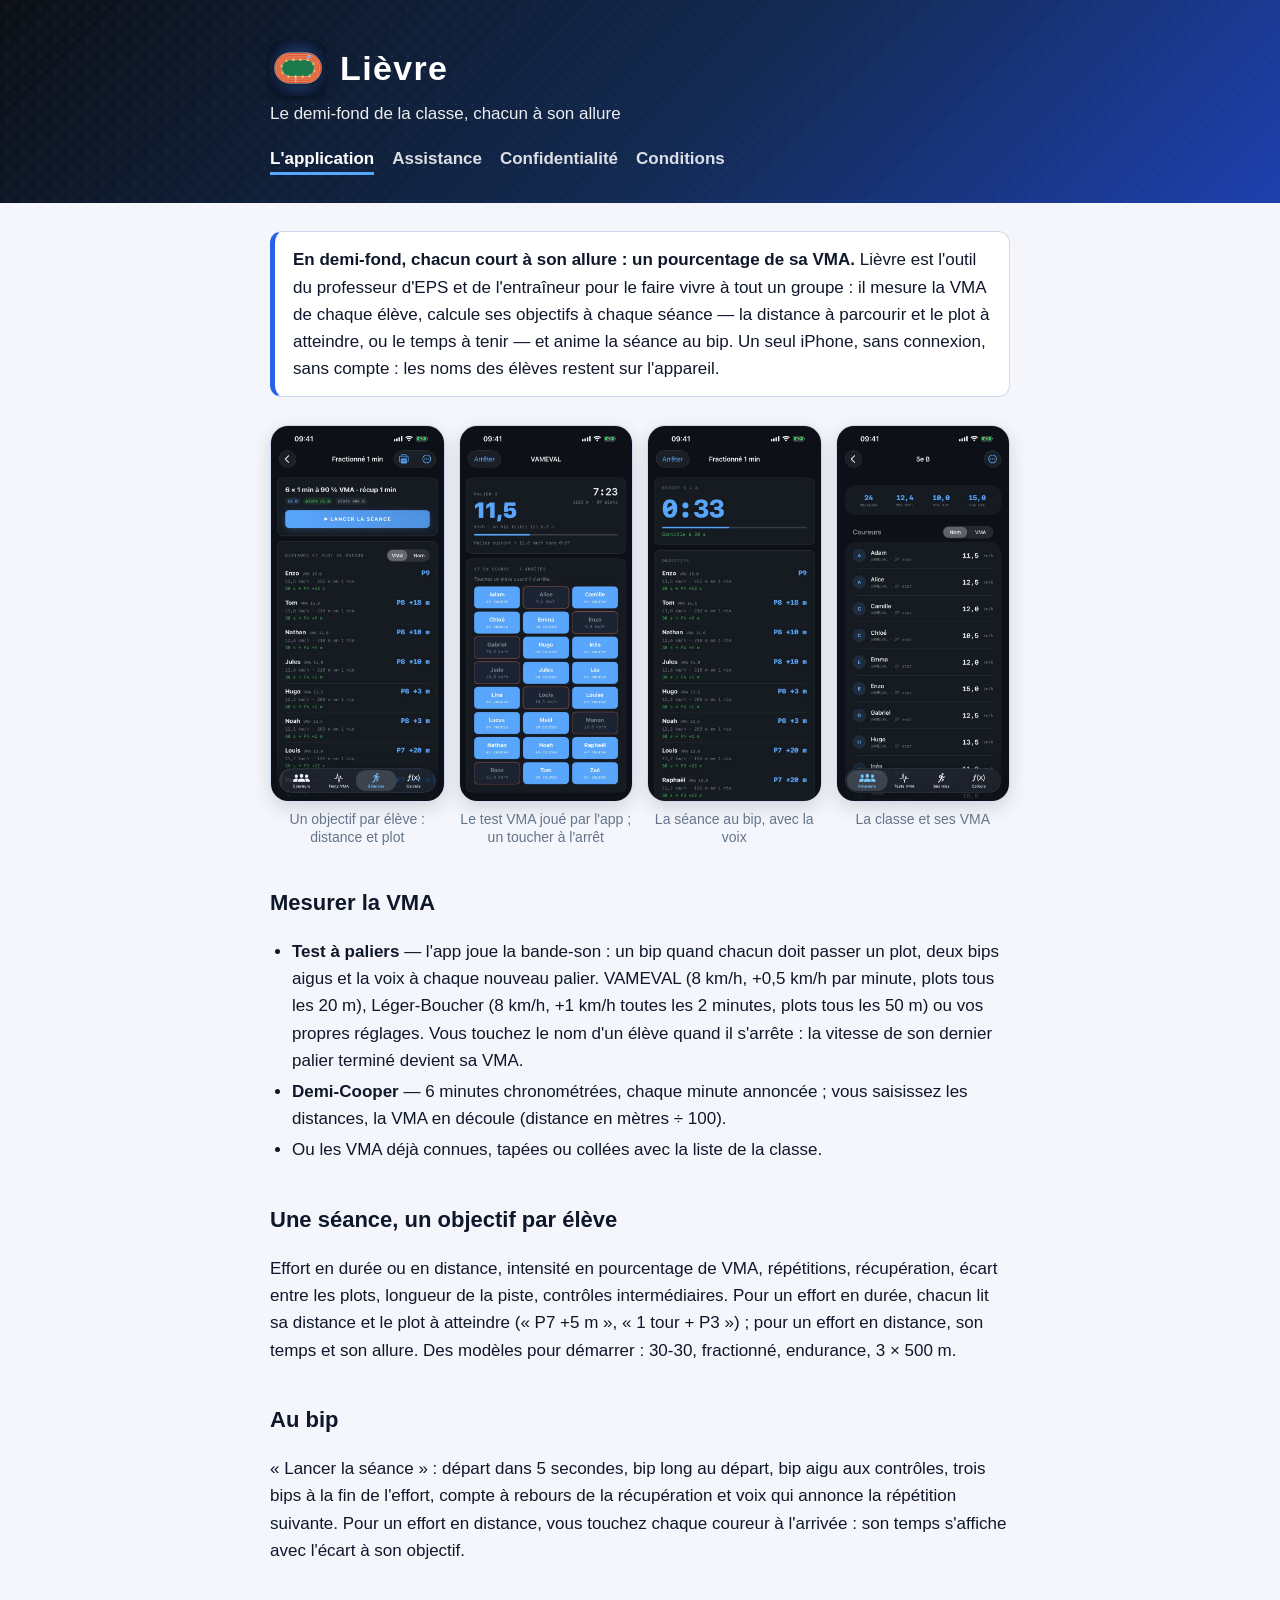
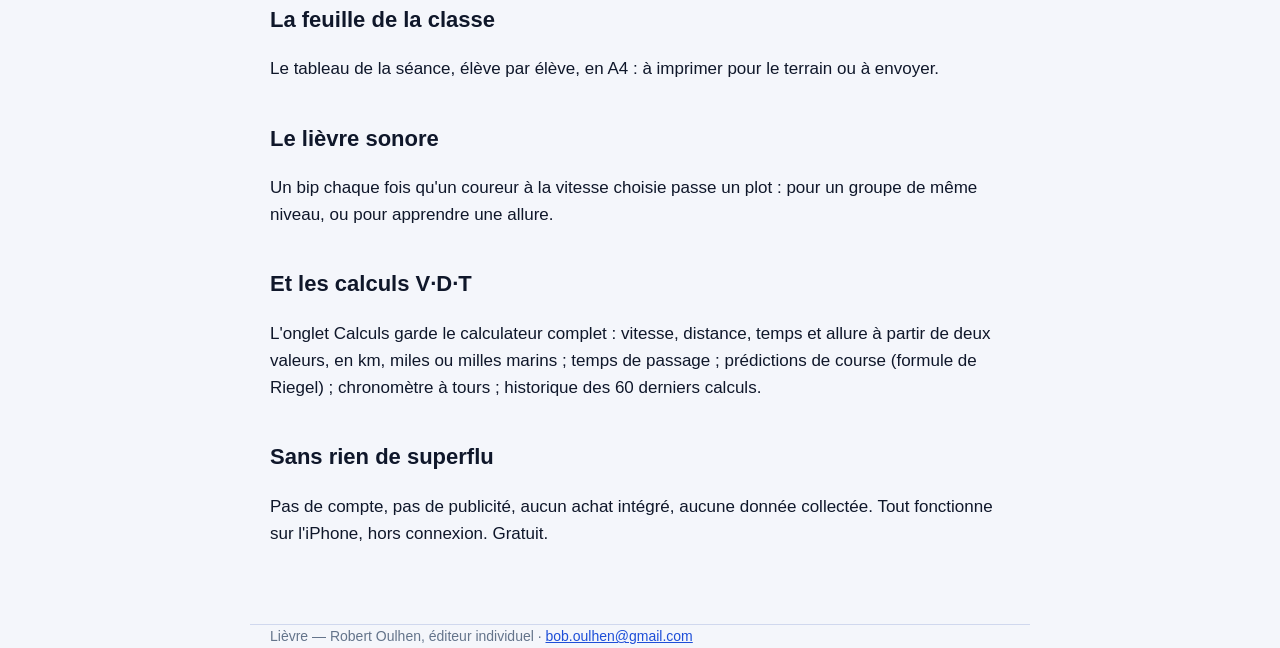
<file: index.html>
<!doctype html>
<html lang="fr">
<head>
<meta charset="utf-8">
<meta name="viewport" content="width=device-width, initial-scale=1">
<title>Lièvre — demi-fond, VMA et plots pour l'EPS et le club</title>
<meta name="description" content="Lièvre mesure la VMA de chaque élève, calcule ses objectifs de séance (distance, plot à atteindre, temps à tenir) et anime le demi-fond au bip. Pour iPhone, sans compte ni connexion.">
<link rel="icon" href="images/icone.png">
<link rel="apple-touch-icon" href="images/icone.png">
<link rel="stylesheet" href="style.css">
</head>
<body>
<header class="bandeau">
  <div class="dedans">
    <h1><img class="icone" src="images/icone.png" alt="" width="56" height="56">Lièvre</h1>
    <p class="accroche">Le demi-fond de la classe, chacun à son allure</p>
    <nav>
      <a href="index.html" aria-current="page">L'application</a>
      <a href="assistance.html">Assistance</a>
      <a href="confidentialite.html">Confidentialité</a>
      <a href="conditions.html">Conditions</a>
    </nav>
  </div>
</header>
<main class="dedans">
  <div class="encadre">
    <p><strong>En demi-fond, chacun court à son allure : un pourcentage de sa VMA.</strong> Lièvre est
    l'outil du professeur d'EPS et de l'entraîneur pour le faire vivre à tout un groupe : il mesure la
    VMA de chaque élève, calcule ses objectifs à chaque séance — la distance à parcourir et le plot à
    atteindre, ou le temps à tenir — et anime la séance au bip. Un seul iPhone, sans connexion, sans
    compte : les noms des élèves restent sur l'appareil.</p>
  </div>

  <div class="galerie">
    <figure><img src="images/seance.jpg" alt="Séance « 6 × 1 min à 90 % VMA » : pour chaque élève de la 5e B, sa vitesse, sa distance et le plot à atteindre, avec le contrôle à 30 secondes." width="600" height="1304">
      <figcaption>Un objectif par élève : distance et plot</figcaption></figure>
    <figure><img src="images/test.jpg" alt="Test VAMEVAL en cours, palier 8 à 11,5 km/h : les élèves encore en course en bleu, ceux qui se sont arrêtés avec leur VMA." loading="lazy" width="600" height="1304">
      <figcaption>Le test VMA joué par l'app ; un toucher à l'arrêt</figcaption></figure>
    <figure><img src="images/seance-en-cours.jpg" alt="Séance en cours : effort 3 sur 6, 33 secondes restantes, prochain contrôle à 30 secondes, et les objectifs de chacun." loading="lazy" width="600" height="1304">
      <figcaption>La séance au bip, avec la voix</figcaption></figure>
    <figure><img src="images/groupe.jpg" alt="Le groupe 5e B : 24 élèves, VMA moyenne 12,4 km/h, la VMA et le test d'origine de chacun." loading="lazy" width="600" height="1304">
      <figcaption>La classe et ses VMA</figcaption></figure>
  </div>

  <h2>Mesurer la VMA</h2>
  <ul>
    <li><strong>Test à paliers</strong> — l'app joue la bande-son : un bip quand chacun doit passer un
    plot, deux bips aigus et la voix à chaque nouveau palier. VAMEVAL (8 km/h, +0,5 km/h par minute,
    plots tous les 20 m), Léger-Boucher (8 km/h, +1 km/h toutes les 2 minutes, plots tous les 50 m) ou
    vos propres réglages. Vous touchez le nom d'un élève quand il s'arrête : la vitesse de son dernier
    palier terminé devient sa VMA.</li>
    <li><strong>Demi-Cooper</strong> — 6 minutes chronométrées, chaque minute annoncée ; vous saisissez
    les distances, la VMA en découle (distance en mètres ÷ 100).</li>
    <li>Ou les VMA déjà connues, tapées ou collées avec la liste de la classe.</li>
  </ul>

  <h2>Une séance, un objectif par élève</h2>
  <p>Effort en durée ou en distance, intensité en pourcentage de VMA, répétitions, récupération, écart
  entre les plots, longueur de la piste, contrôles intermédiaires. Pour un effort en durée, chacun lit
  sa distance et le plot à atteindre (« P7 +5 m », « 1 tour + P3 ») ; pour un effort en distance, son
  temps et son allure. Des modèles pour démarrer : 30-30, fractionné, endurance, 3 × 500 m.</p>

  <h2>Au bip</h2>
  <p>« Lancer la séance » : départ dans 5 secondes, bip long au départ, bip aigu aux contrôles, trois
  bips à la fin de l'effort, compte à rebours de la récupération et voix qui annonce la répétition
  suivante. Pour un effort en distance, vous touchez chaque coureur à l'arrivée : son temps s'affiche
  avec l'écart à son objectif.</p>

  <h2>La feuille de la classe</h2>
  <p>Le tableau de la séance, élève par élève, en A4 : à imprimer pour le terrain ou à envoyer.</p>

  <h2>Le lièvre sonore</h2>
  <p>Un bip chaque fois qu'un coureur à la vitesse choisie passe un plot : pour un groupe de même
  niveau, ou pour apprendre une allure.</p>

  <h2>Et les calculs V·D·T</h2>
  <p>L'onglet Calculs garde le calculateur complet : vitesse, distance, temps et allure à partir de deux
  valeurs, en km, miles ou milles marins ; temps de passage ; prédictions de course (formule de
  Riegel) ; chronomètre à tours ; historique des 60 derniers calculs.</p>

  <h2>Sans rien de superflu</h2>
  <p>Pas de compte, pas de publicité, aucun achat intégré, aucune donnée collectée. Tout fonctionne sur
  l'iPhone, hors connexion. Gratuit.</p>
</main>
<footer class="dedans">Lièvre — Robert Oulhen, éditeur individuel · <a href="mailto:bob.oulhen@gmail.com">bob.oulhen@gmail.com</a></footer>
</body>
</html>
</file>
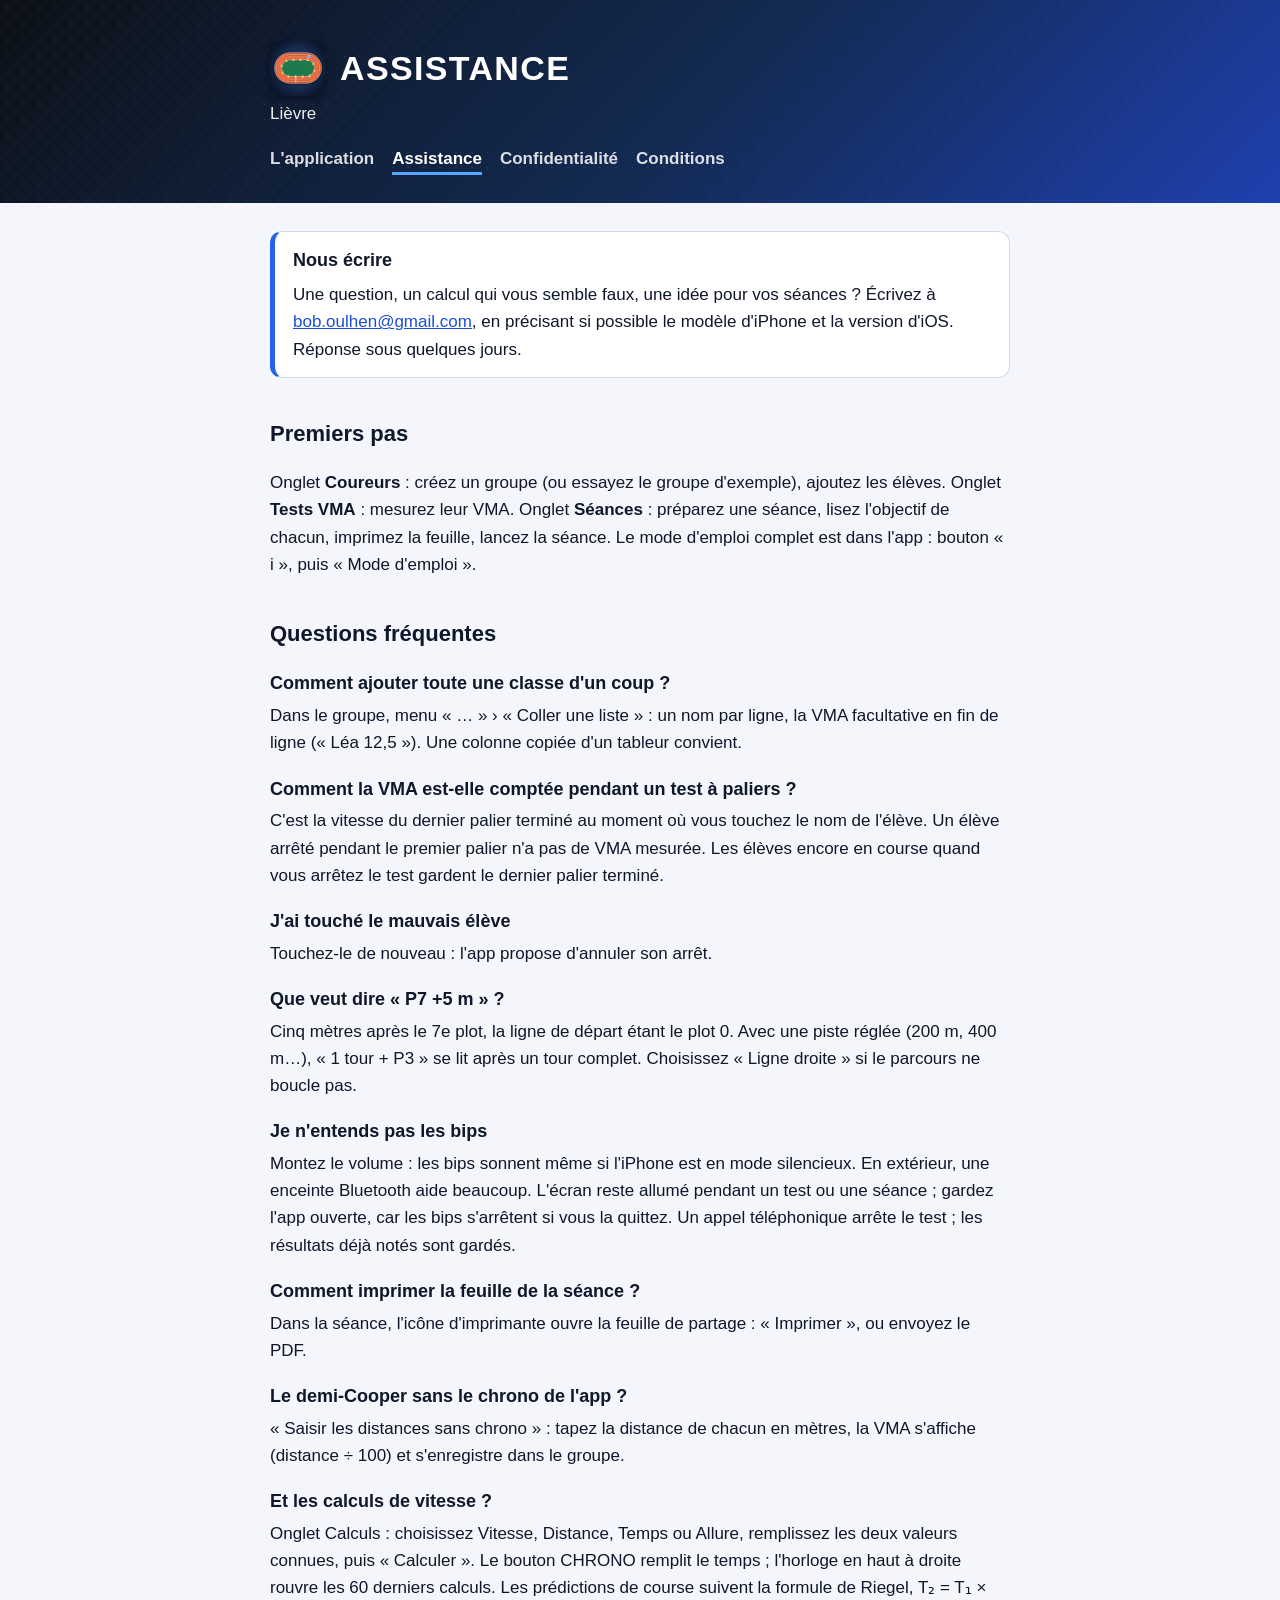
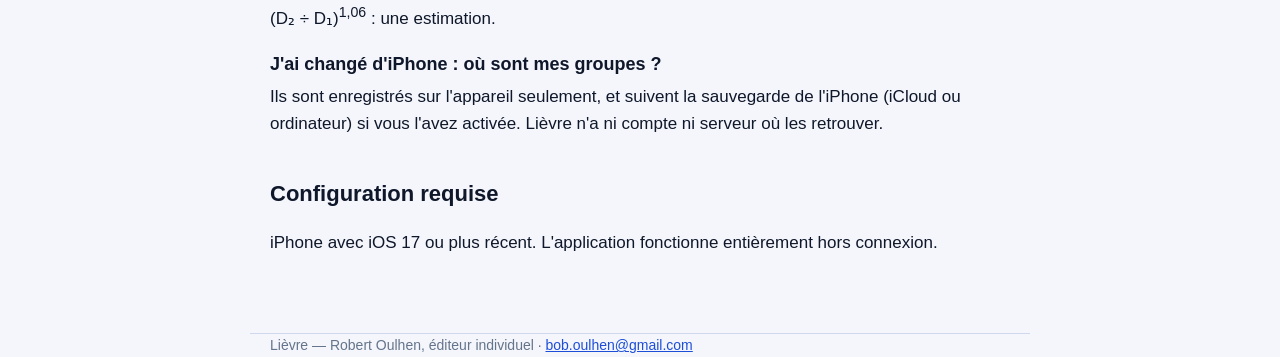
<file: assistance.html>
<!doctype html>
<html lang="fr">
<head>
<meta charset="utf-8">
<meta name="viewport" content="width=device-width, initial-scale=1">
<title>Assistance — Lièvre</title>
<meta name="description" content="Aide de Lièvre : créer le groupe, faire passer un test VMA, préparer et lancer une séance, lire les repères de plots, imprimer la feuille. Et comment nous écrire.">
<link rel="icon" href="images/icone.png">
<link rel="apple-touch-icon" href="images/icone.png">
<link rel="stylesheet" href="style.css">
</head>
<body>
<header class="bandeau">
  <div class="dedans">
    <h1><img class="icone" src="images/icone.png" alt="" width="56" height="56">ASSISTANCE</h1>
    <p class="accroche">Lièvre</p>
    <nav>
      <a href="index.html">L'application</a>
      <a href="assistance.html" aria-current="page">Assistance</a>
      <a href="confidentialite.html">Confidentialité</a>
      <a href="conditions.html">Conditions</a>
    </nav>
  </div>
</header>
<main class="dedans">
  <div class="encadre">
    <h3>Nous écrire</h3>
    <p>Une question, un calcul qui vous semble faux, une idée pour vos séances ? Écrivez à
    <a href="mailto:bob.oulhen@gmail.com?subject=Li%C3%A8vre">bob.oulhen@gmail.com</a>, en précisant si
    possible le modèle d'iPhone et la version d'iOS. Réponse sous quelques jours.</p>
  </div>

  <h2>Premiers pas</h2>
  <p>Onglet <strong>Coureurs</strong> : créez un groupe (ou essayez le groupe d'exemple), ajoutez les
  élèves. Onglet <strong>Tests VMA</strong> : mesurez leur VMA. Onglet <strong>Séances</strong> :
  préparez une séance, lisez l'objectif de chacun, imprimez la feuille, lancez la séance. Le mode
  d'emploi complet est dans l'app : bouton « i », puis « Mode d'emploi ».</p>

  <h2>Questions fréquentes</h2>

  <h3>Comment ajouter toute une classe d'un coup ?</h3>
  <p>Dans le groupe, menu « … » › « Coller une liste » : un nom par ligne, la VMA facultative en fin de
  ligne (« Léa 12,5 »). Une colonne copiée d'un tableur convient.</p>

  <h3>Comment la VMA est-elle comptée pendant un test à paliers ?</h3>
  <p>C'est la vitesse du dernier palier terminé au moment où vous touchez le nom de l'élève. Un élève
  arrêté pendant le premier palier n'a pas de VMA mesurée. Les élèves encore en course quand vous
  arrêtez le test gardent le dernier palier terminé.</p>

  <h3>J'ai touché le mauvais élève</h3>
  <p>Touchez-le de nouveau : l'app propose d'annuler son arrêt.</p>

  <h3>Que veut dire « P7 +5 m » ?</h3>
  <p>Cinq mètres après le 7e plot, la ligne de départ étant le plot 0. Avec une piste réglée (200 m,
  400 m…), « 1 tour + P3 » se lit après un tour complet. Choisissez « Ligne droite » si le parcours ne
  boucle pas.</p>

  <h3>Je n'entends pas les bips</h3>
  <p>Montez le volume : les bips sonnent même si l'iPhone est en mode silencieux. En extérieur, une
  enceinte Bluetooth aide beaucoup. L'écran reste allumé pendant un test ou une séance ; gardez l'app
  ouverte, car les bips s'arrêtent si vous la quittez. Un appel téléphonique arrête le test ; les
  résultats déjà notés sont gardés.</p>

  <h3>Comment imprimer la feuille de la séance ?</h3>
  <p>Dans la séance, l'icône d'imprimante ouvre la feuille de partage : « Imprimer », ou envoyez le
  PDF.</p>

  <h3>Le demi-Cooper sans le chrono de l'app ?</h3>
  <p>« Saisir les distances sans chrono » : tapez la distance de chacun en mètres, la VMA s'affiche
  (distance ÷ 100) et s'enregistre dans le groupe.</p>

  <h3>Et les calculs de vitesse ?</h3>
  <p>Onglet Calculs : choisissez Vitesse, Distance, Temps ou Allure, remplissez les deux valeurs
  connues, puis « Calculer ». Le bouton CHRONO remplit le temps ; l'horloge en haut à droite rouvre les
  60 derniers calculs. Les prédictions de course suivent la formule de Riegel,
  T₂ = T₁ × (D₂ ÷ D₁)<sup>1,06</sup> : une estimation.</p>

  <h3>J'ai changé d'iPhone : où sont mes groupes ?</h3>
  <p>Ils sont enregistrés sur l'appareil seulement, et suivent la sauvegarde de l'iPhone (iCloud ou
  ordinateur) si vous l'avez activée. Lièvre n'a ni compte ni serveur où les retrouver.</p>

  <h2>Configuration requise</h2>
  <p>iPhone avec iOS 17 ou plus récent. L'application fonctionne entièrement hors connexion.</p>
</main>
<footer class="dedans">Lièvre — Robert Oulhen, éditeur individuel · <a href="mailto:bob.oulhen@gmail.com">bob.oulhen@gmail.com</a></footer>
</body>
</html>
</file>
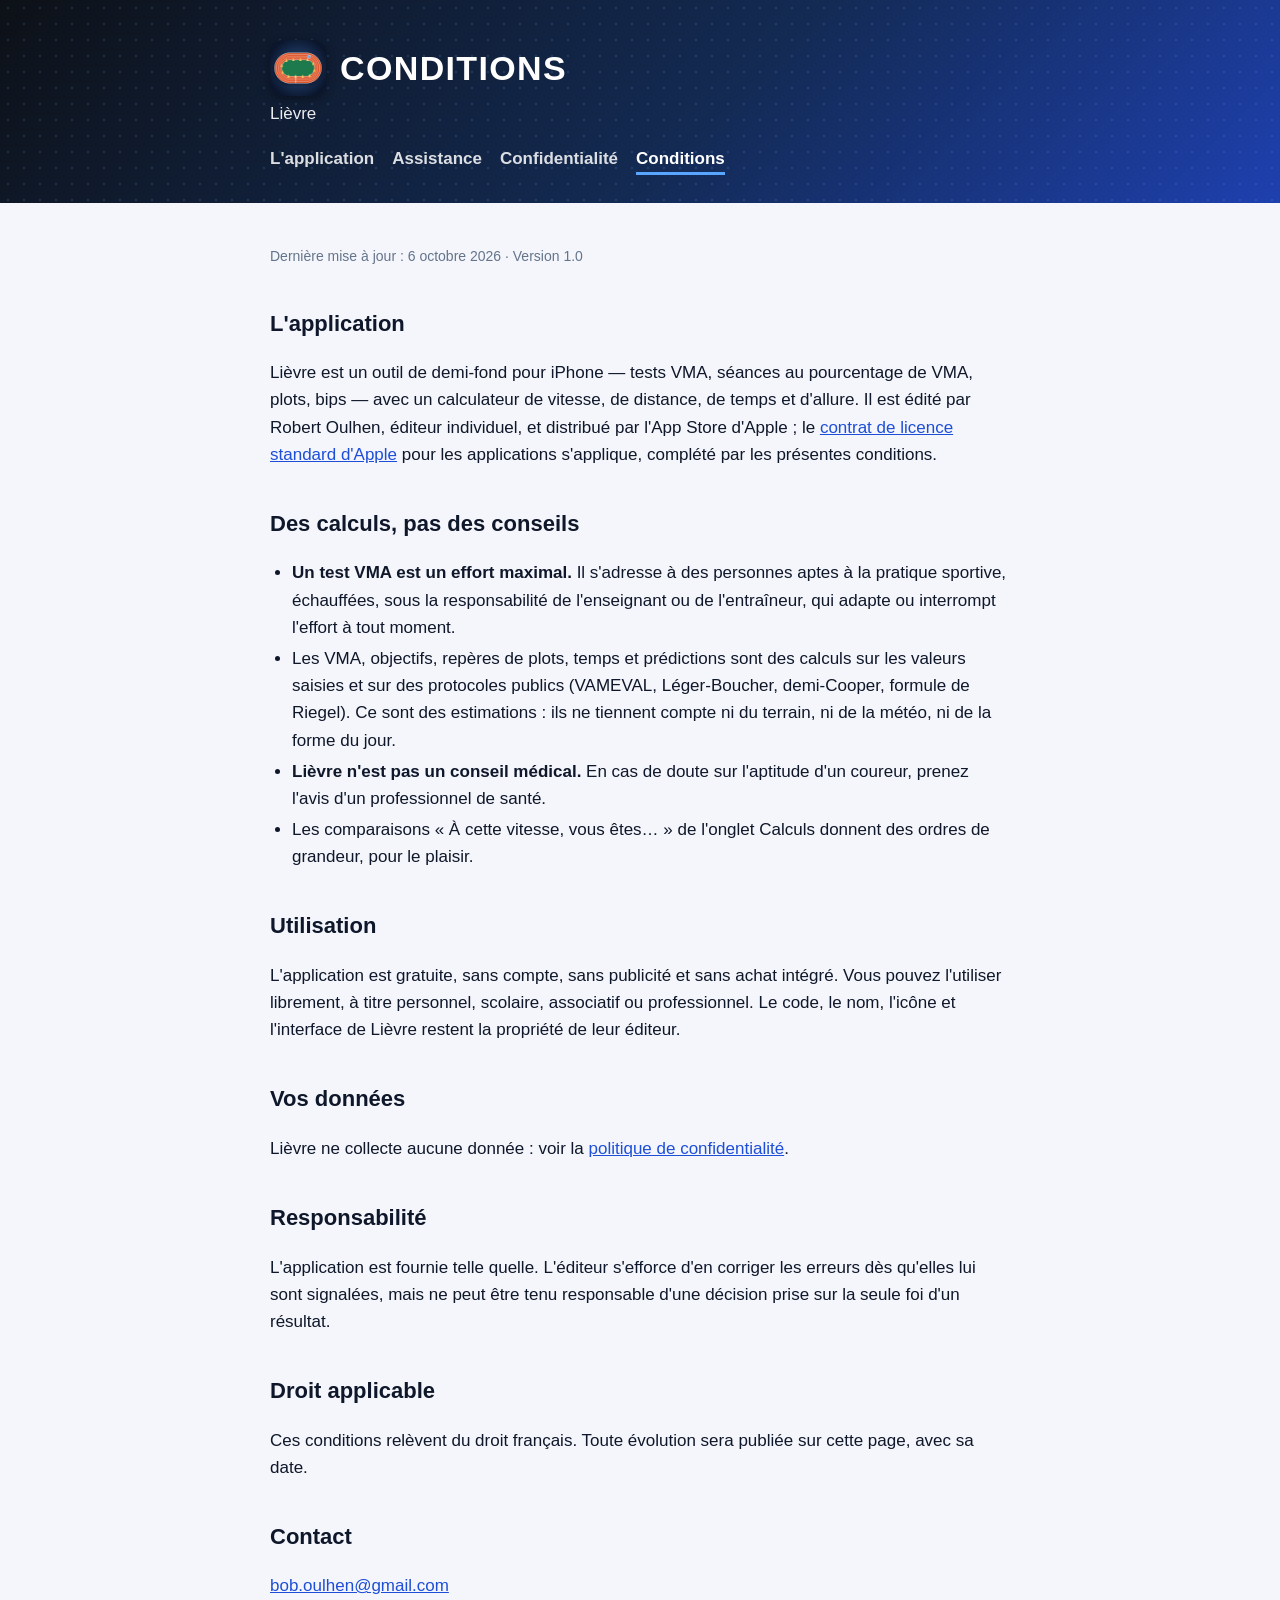
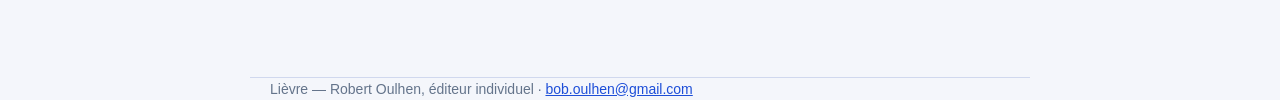
<file: conditions.html>
<!doctype html>
<html lang="fr">
<head>
<meta charset="utf-8">
<meta name="viewport" content="width=device-width, initial-scale=1">
<title>Conditions d'utilisation — Lièvre</title>
<meta name="description" content="Conditions d'utilisation de Lièvre, l'outil de demi-fond pour l'EPS et le club.">
<link rel="icon" href="images/icone.png">
<link rel="apple-touch-icon" href="images/icone.png">
<link rel="stylesheet" href="style.css">
</head>
<body>
<header class="bandeau">
  <div class="dedans">
    <h1><img class="icone" src="images/icone.png" alt="" width="56" height="56">CONDITIONS</h1>
    <p class="accroche">Lièvre</p>
    <nav>
      <a href="index.html">L'application</a>
      <a href="assistance.html">Assistance</a>
      <a href="confidentialite.html">Confidentialité</a>
      <a href="conditions.html" aria-current="page">Conditions</a>
    </nav>
  </div>
</header>
<main class="dedans">
  <p class="date">Dernière mise à jour : 6 octobre 2026 · Version 1.0</p>

  <h2>L'application</h2>
  <p>Lièvre est un outil de demi-fond pour iPhone — tests VMA, séances au pourcentage de VMA, plots,
  bips — avec un calculateur de vitesse, de distance, de temps et d'allure. Il est édité par Robert
  Oulhen, éditeur individuel, et distribué par l'App Store d'Apple ; le
  <a href="https://www.apple.com/legal/internet-services/itunes/dev/stdeula/">contrat de licence
  standard d'Apple</a> pour les applications s'applique, complété par les présentes conditions.</p>

  <h2>Des calculs, pas des conseils</h2>
  <ul>
    <li><strong>Un test VMA est un effort maximal.</strong> Il s'adresse à des personnes aptes à la
    pratique sportive, échauffées, sous la responsabilité de l'enseignant ou de l'entraîneur, qui
    adapte ou interrompt l'effort à tout moment.</li>
    <li>Les VMA, objectifs, repères de plots, temps et prédictions sont des calculs sur les valeurs
    saisies et sur des protocoles publics (VAMEVAL, Léger-Boucher, demi-Cooper, formule de Riegel). Ce
    sont des estimations : ils ne tiennent compte ni du terrain, ni de la météo, ni de la forme du
    jour.</li>
    <li><strong>Lièvre n'est pas un conseil médical.</strong> En cas de doute sur l'aptitude d'un
    coureur, prenez l'avis d'un professionnel de santé.</li>
    <li>Les comparaisons « À cette vitesse, vous êtes… » de l'onglet Calculs donnent des ordres de
    grandeur, pour le plaisir.</li>
  </ul>

  <h2>Utilisation</h2>
  <p>L'application est gratuite, sans compte, sans publicité et sans achat intégré. Vous pouvez
  l'utiliser librement, à titre personnel, scolaire, associatif ou professionnel. Le code, le nom,
  l'icône et l'interface de Lièvre restent la propriété de leur éditeur.</p>

  <h2>Vos données</h2>
  <p>Lièvre ne collecte aucune donnée : voir la <a href="confidentialite.html">politique de
  confidentialité</a>.</p>

  <h2>Responsabilité</h2>
  <p>L'application est fournie telle quelle. L'éditeur s'efforce d'en corriger les erreurs dès qu'elles
  lui sont signalées, mais ne peut être tenu responsable d'une décision prise sur la seule foi d'un
  résultat.</p>

  <h2>Droit applicable</h2>
  <p>Ces conditions relèvent du droit français. Toute évolution sera publiée sur cette page, avec sa
  date.</p>

  <h2>Contact</h2>
  <p><a href="mailto:bob.oulhen@gmail.com">bob.oulhen@gmail.com</a></p>
</main>
<footer class="dedans">Lièvre — Robert Oulhen, éditeur individuel · <a href="mailto:bob.oulhen@gmail.com">bob.oulhen@gmail.com</a></footer>
</body>
</html>
</file>
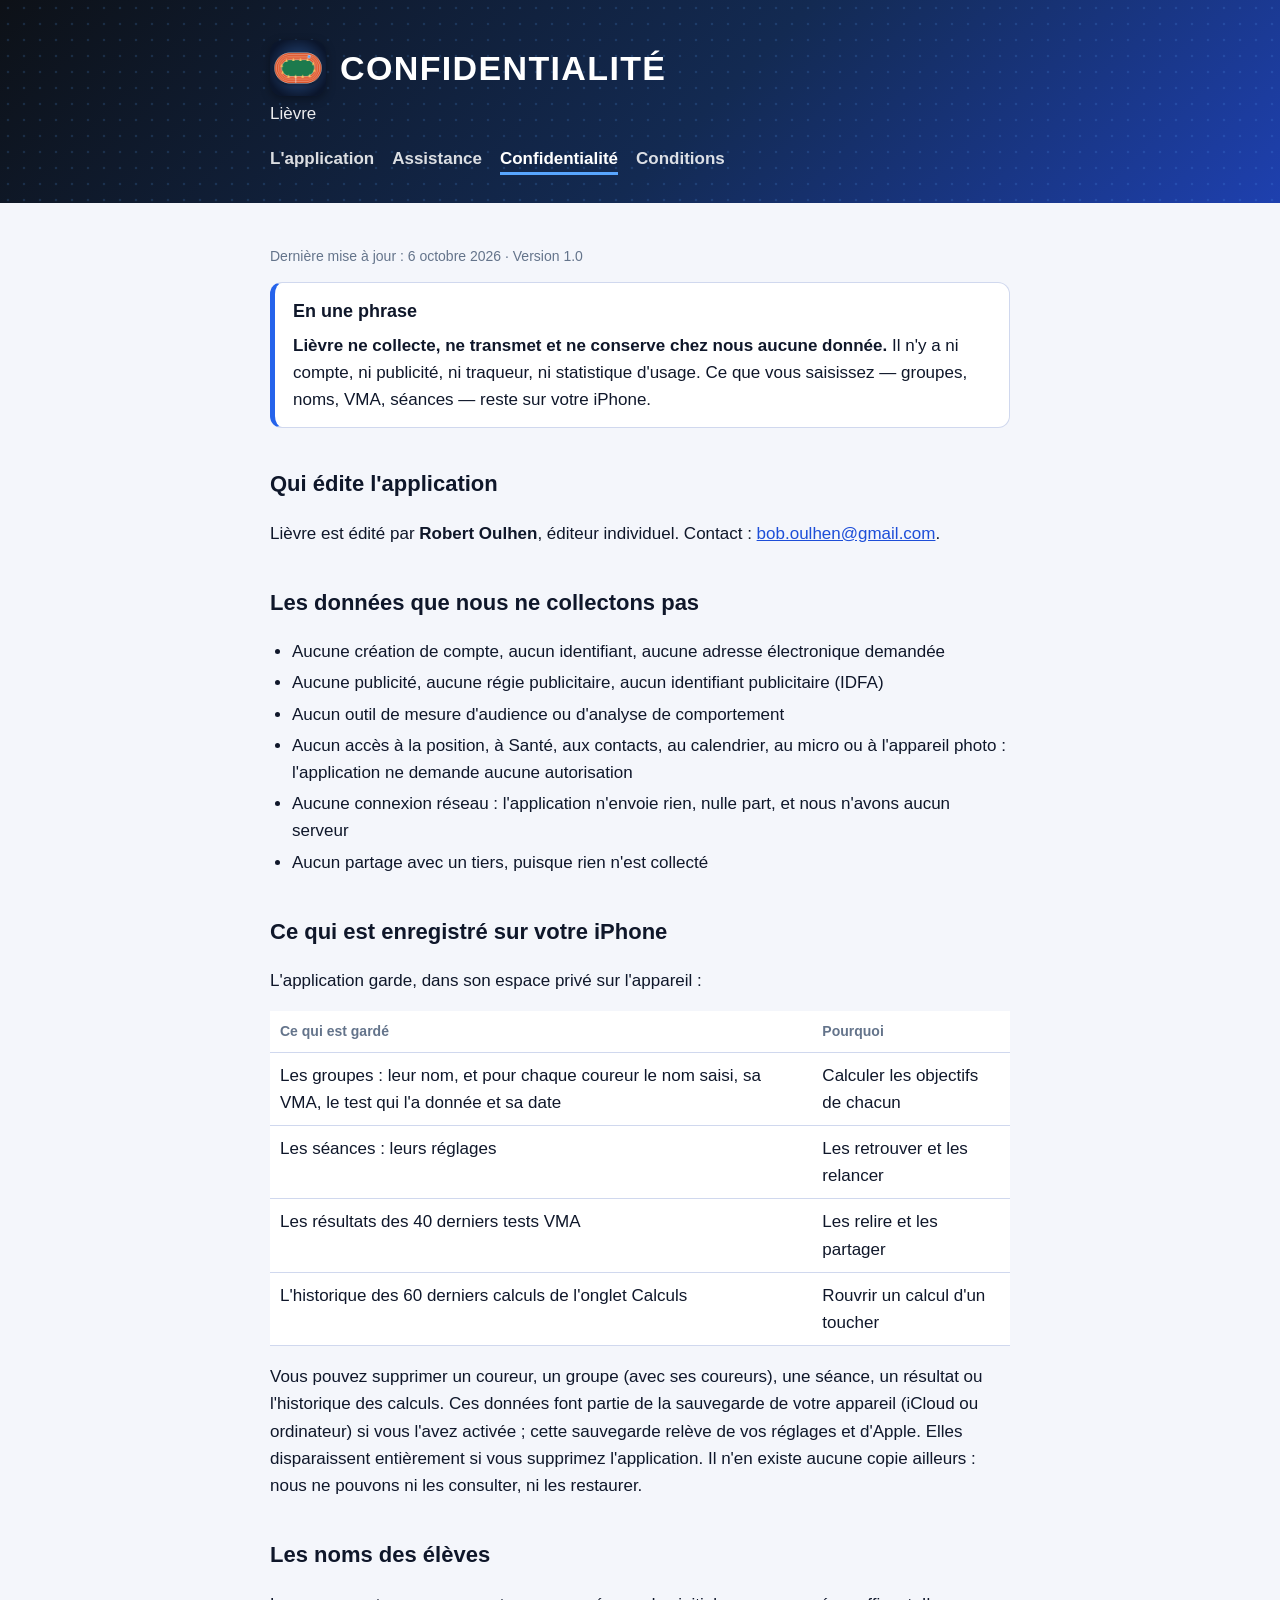
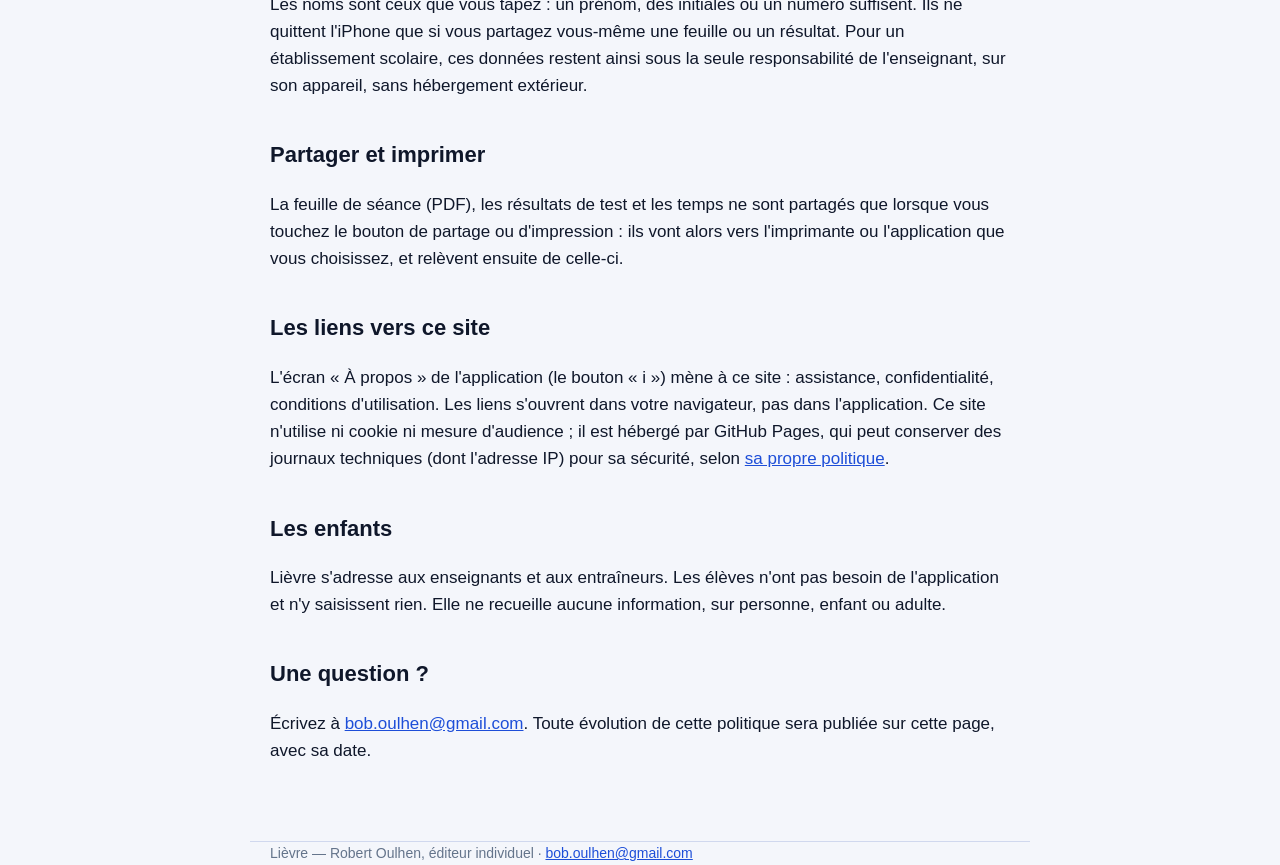
<file: confidentialite.html>
<!doctype html>
<html lang="fr">
<head>
<meta charset="utf-8">
<meta name="viewport" content="width=device-width, initial-scale=1">
<title>Confidentialité — Lièvre</title>
<meta name="description" content="Politique de confidentialité de Lièvre : aucune donnée collectée, aucun compte, aucune connexion. Les groupes et les VMA restent sur l'iPhone.">
<link rel="icon" href="images/icone.png">
<link rel="apple-touch-icon" href="images/icone.png">
<link rel="stylesheet" href="style.css">
</head>
<body>
<header class="bandeau">
  <div class="dedans">
    <h1><img class="icone" src="images/icone.png" alt="" width="56" height="56">CONFIDENTIALITÉ</h1>
    <p class="accroche">Lièvre</p>
    <nav>
      <a href="index.html">L'application</a>
      <a href="assistance.html">Assistance</a>
      <a href="confidentialite.html" aria-current="page">Confidentialité</a>
      <a href="conditions.html">Conditions</a>
    </nav>
  </div>
</header>
<main class="dedans">
  <p class="date">Dernière mise à jour : 6 octobre 2026 · Version 1.0</p>

  <div class="encadre">
    <h3>En une phrase</h3>
    <p><strong>Lièvre ne collecte, ne transmet et ne conserve chez nous aucune donnée.</strong> Il n'y
    a ni compte, ni publicité, ni traqueur, ni statistique d'usage. Ce que vous saisissez — groupes,
    noms, VMA, séances — reste sur votre iPhone.</p>
  </div>

  <h2>Qui édite l'application</h2>
  <p>Lièvre est édité par <strong>Robert Oulhen</strong>, éditeur individuel.
  Contact : <a href="mailto:bob.oulhen@gmail.com">bob.oulhen@gmail.com</a>.</p>

  <h2>Les données que nous ne collectons pas</h2>
  <ul>
    <li>Aucune création de compte, aucun identifiant, aucune adresse électronique demandée</li>
    <li>Aucune publicité, aucune régie publicitaire, aucun identifiant publicitaire (IDFA)</li>
    <li>Aucun outil de mesure d'audience ou d'analyse de comportement</li>
    <li>Aucun accès à la position, à Santé, aux contacts, au calendrier, au micro ou à l'appareil
    photo : l'application ne demande aucune autorisation</li>
    <li>Aucune connexion réseau : l'application n'envoie rien, nulle part, et nous n'avons aucun serveur</li>
    <li>Aucun partage avec un tiers, puisque rien n'est collecté</li>
  </ul>

  <h2>Ce qui est enregistré sur votre iPhone</h2>
  <p>L'application garde, dans son espace privé sur l'appareil :</p>
  <table>
    <tr><th>Ce qui est gardé</th><th>Pourquoi</th></tr>
    <tr><td>Les groupes : leur nom, et pour chaque coureur le nom saisi, sa VMA, le test qui l'a donnée
    et sa date</td><td>Calculer les objectifs de chacun</td></tr>
    <tr><td>Les séances : leurs réglages</td><td>Les retrouver et les relancer</td></tr>
    <tr><td>Les résultats des 40 derniers tests VMA</td><td>Les relire et les partager</td></tr>
    <tr><td>L'historique des 60 derniers calculs de l'onglet Calculs</td><td>Rouvrir un calcul d'un
    toucher</td></tr>
  </table>
  <p>Vous pouvez supprimer un coureur, un groupe (avec ses coureurs), une séance, un résultat ou
  l'historique des calculs. Ces données font partie de la sauvegarde de votre appareil (iCloud ou
  ordinateur) si vous l'avez activée ; cette sauvegarde relève de vos réglages et d'Apple. Elles
  disparaissent entièrement si vous supprimez l'application. Il n'en existe aucune copie ailleurs :
  nous ne pouvons ni les consulter, ni les restaurer.</p>

  <h2>Les noms des élèves</h2>
  <p>Les noms sont ceux que vous tapez : un prénom, des initiales ou un numéro suffisent. Ils ne
  quittent l'iPhone que si vous partagez vous-même une feuille ou un résultat. Pour un établissement
  scolaire, ces données restent ainsi sous la seule responsabilité de l'enseignant, sur son appareil,
  sans hébergement extérieur.</p>

  <h2>Partager et imprimer</h2>
  <p>La feuille de séance (PDF), les résultats de test et les temps ne sont partagés que lorsque vous
  touchez le bouton de partage ou d'impression : ils vont alors vers l'imprimante ou l'application que
  vous choisissez, et relèvent ensuite de celle-ci.</p>

  <h2>Les liens vers ce site</h2>
  <p>L'écran « À propos » de l'application (le bouton « i ») mène à ce site : assistance,
  confidentialité, conditions d'utilisation. Les liens s'ouvrent dans votre navigateur, pas dans
  l'application. Ce site n'utilise ni cookie ni mesure d'audience ; il est hébergé par GitHub Pages,
  qui peut conserver des journaux techniques (dont l'adresse IP) pour sa sécurité, selon
  <a href="https://docs.github.com/fr/site-policy/privacy-policies/github-general-privacy-statement">sa
  propre politique</a>.</p>

  <h2>Les enfants</h2>
  <p>Lièvre s'adresse aux enseignants et aux entraîneurs. Les élèves n'ont pas besoin de l'application
  et n'y saisissent rien. Elle ne recueille aucune information, sur personne, enfant ou adulte.</p>

  <h2>Une question ?</h2>
  <p>Écrivez à <a href="mailto:bob.oulhen@gmail.com">bob.oulhen@gmail.com</a>. Toute évolution de cette
  politique sera publiée sur cette page, avec sa date.</p>
</main>
<footer class="dedans">Lièvre — Robert Oulhen, éditeur individuel · <a href="mailto:bob.oulhen@gmail.com">bob.oulhen@gmail.com</a></footer>
</body>
</html>
</file>
<file: style.css>
:root { --encre: #0f172a; --doux: #64748b; --fond: #f4f6fb; --carte: #ffffff; --trait: #d0d8ee;
        --bleu: #2563eb; --lien: #1d4ed8; --orange: #d94f1a; }
@media (prefers-color-scheme: dark) {
  :root { --encre: #e6edf3; --doux: #7d8590; --fond: #0d1117; --carte: #161b22; --trait: #30363d;
          --bleu: #58a6ff; --lien: #79b8ff; --orange: #ff7b55; }
}
* { box-sizing: border-box; }
body { margin: 0; background: var(--fond); color: var(--encre);
       font: 17px/1.6 -apple-system, BlinkMacSystemFont, "Segoe UI", sans-serif; }
code, .mono { font-family: ui-monospace, SFMono-Regular, Menlo, monospace; font-size: .92em; }
/* Le bandeau reprend le fond et les points bleus du logo. */
.bandeau { background:
             radial-gradient(circle, rgba(88,166,255,.16) 1.4px, transparent 1.6px) 0 0 / 16px 16px,
             linear-gradient(135deg, #0d1117, #132a52 55%, #1e40af);
           color: #fff; padding: 40px 0 28px; }
.dedans { max-width: 780px; margin: 0 auto; padding: 0 20px; }
h1 { margin: 0; font-size: 34px; letter-spacing: .04em; display: flex; align-items: center; gap: 14px; }
.icone { width: 56px; height: 56px; border-radius: 13px; box-shadow: 0 3px 10px rgba(0,0,0,.35); flex: none; }
.accroche { margin: 4px 0 18px; opacity: .92; }
nav { display: flex; gap: 18px; flex-wrap: wrap; }
nav a { color: #fff; text-decoration: none; font-weight: 600; opacity: .85; }
nav a[aria-current="page"] { opacity: 1; border-bottom: 3px solid #58a6ff; }
main.dedans { padding-top: 28px; padding-bottom: 60px; }
h2 { margin-top: 38px; font-size: 22px; }
h3 { margin-bottom: 4px; font-size: 18px; }
h3 + p { margin-top: 0; }
a { color: var(--lien); }
.date { color: var(--doux); font-size: 14px; }
.encadre { background: var(--carte); border: 1px solid var(--trait); border-left: 5px solid var(--bleu);
           border-radius: 12px; padding: 14px 18px; }
.encadre h3 { margin: 0 0 6px; }
.encadre p { margin: 0; }
.encadre p + p { margin-top: 8px; }
ul { padding-left: 22px; }
li { margin: 4px 0; }
table { width: 100%; border-collapse: collapse; margin: 12px 0; background: var(--carte); }
th, td { text-align: left; padding: 9px 10px; border-bottom: 1px solid var(--trait); vertical-align: top; }
th { font-size: 14px; color: var(--doux); }
footer { color: var(--doux); font-size: 14px; border-top: 1px solid var(--trait); padding: 18px 20px 40px; }
.galerie { display: grid; grid-template-columns: repeat(4, 1fr); gap: 14px; margin: 28px 0 8px; }
.galerie figure { margin: 0; text-align: center; }
.galerie img { width: 100%; height: auto; display: block; border-radius: 18px; border: 1px solid var(--trait);
               box-shadow: 0 6px 18px rgba(15,23,42,.14); }
figcaption { margin-top: 8px; font-size: 14px; color: var(--doux); line-height: 1.3; }
@media (max-width: 620px) {
  .galerie { grid-template-columns: repeat(2, 1fr); }
  h1 { font-size: 28px; }
  .icone { width: 46px; height: 46px; border-radius: 11px; }
}
</file>
